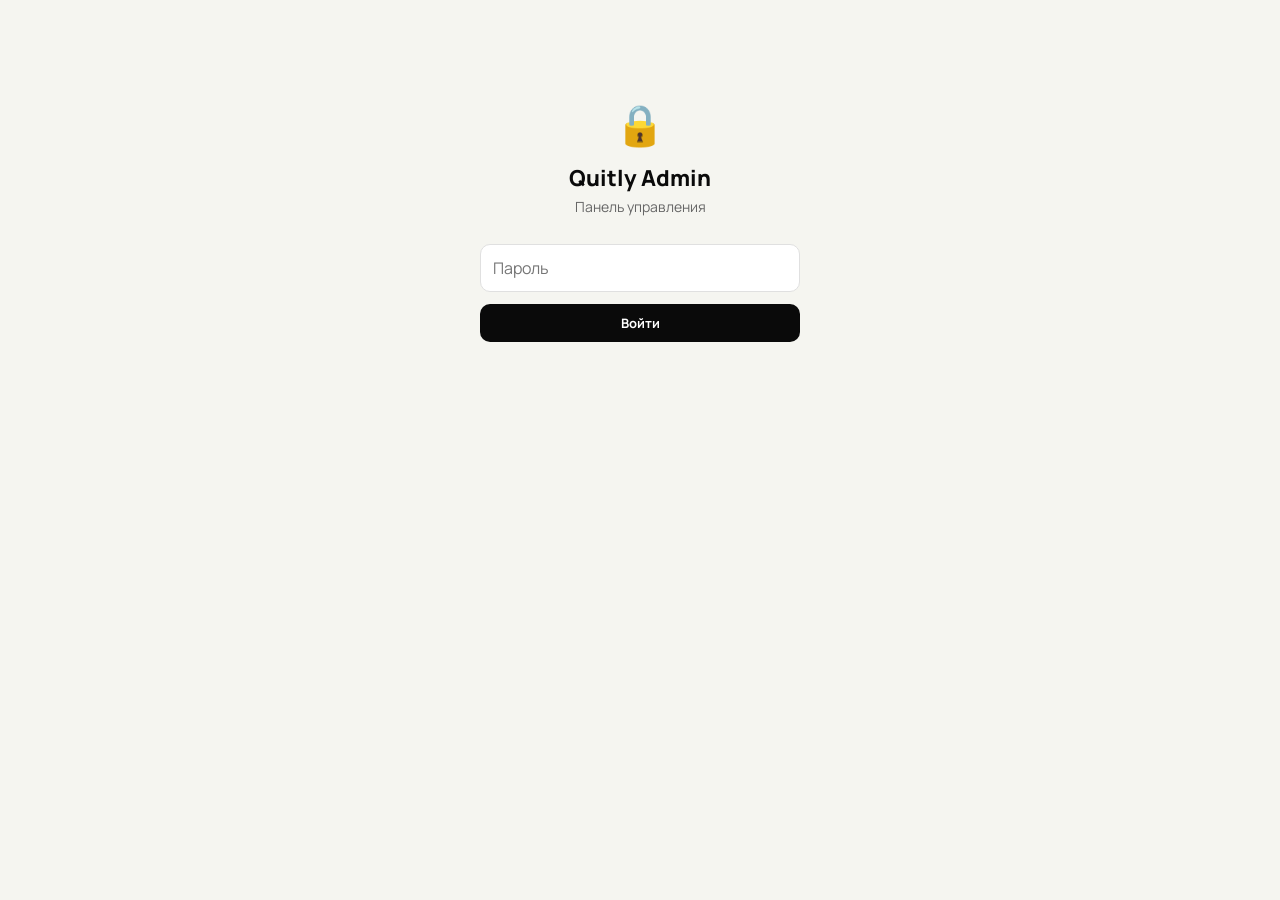
<file: admin.html>
<!DOCTYPE html>
<html lang="ru">
<head>
<meta charset="UTF-8">
<meta name="viewport" content="width=device-width,initial-scale=1">
<title>Quitly Admin</title>
<link href="https://fonts.googleapis.com/css2?family=Manrope:wght@400;600;700;800&display=swap" rel="stylesheet">
<style>
:root { --bg:#f5f5f0; --surface:#fff; --border:#e0e0e0; --text:#0a0a0a; --sub:#666; --green:#1a9e6b; --red:#d93025; --r:10px; }
*,*::before,*::after { box-sizing:border-box; margin:0; padding:0; }
body { font-family:'Manrope',system-ui,sans-serif; background:var(--bg); color:var(--text); font-size:14px; padding:16px; }
h1 { font-size:22px; font-weight:800; margin-bottom:4px; }
h2 { font-size:16px; font-weight:800; margin:24px 0 12px; padding-bottom:8px; border-bottom:1px solid var(--border); }
.login-wrap { max-width:320px; margin:80px auto; text-align:center; }
.login-wrap input { width:100%; padding:12px; border:1.5px solid var(--border); border-radius:var(--r); font-size:16px; font-family:inherit; margin:12px 0; }
.btn { display:inline-flex; align-items:center; justify-content:center; gap:6px; padding:10px 18px; border:none; border-radius:var(--r); font-family:inherit; font-size:13px; font-weight:700; cursor:pointer; }
.btn:active { opacity:.7; }
.btn-primary { background:var(--text); color:#fff; }
.btn-red { background:var(--red); color:#fff; }
.btn-green { background:var(--green); color:#fff; }
.btn-ghost { background:var(--surface); border:1px solid var(--border); color:var(--text); }
.btn-sm { padding:6px 12px; font-size:12px; }
table { width:100%; border-collapse:collapse; background:var(--surface); border-radius:var(--r); overflow:hidden; border:1px solid var(--border); }
th { text-align:left; padding:10px 12px; font-size:11px; font-weight:700; text-transform:uppercase; letter-spacing:.5px; color:var(--sub); background:var(--bg); border-bottom:1px solid var(--border); }
td { padding:8px 12px; border-bottom:1px solid var(--border); font-size:13px; vertical-align:middle; }
tr:last-child td { border-bottom:none; }
.badge { display:inline-block; padding:2px 8px; border-radius:4px; font-size:11px; font-weight:700; }
.badge-green { background:#edf7f3; color:var(--green); }
.badge-red { background:#fdecea; color:var(--red); }
.tabs { display:flex; gap:8px; margin-bottom:16px; }
.tab { padding:8px 16px; border-radius:20px; border:1.5px solid var(--border); background:none; font-family:inherit; font-size:13px; font-weight:700; color:var(--sub); cursor:pointer; }
.tab.on { background:var(--text); border-color:var(--text); color:#fff; }
.stat-row { display:flex; gap:12px; margin-bottom:16px; }
.stat-box { background:var(--surface); border:1px solid var(--border); border-radius:var(--r); padding:12px 16px; flex:1; }
.stat-val { font-size:20px; font-weight:800; }
.stat-lbl { font-size:11px; color:var(--sub); }
#admin { display:none; }
.toast { position:fixed; top:12px; left:50%; transform:translateX(-50%); background:var(--text); color:#fff; padding:10px 20px; border-radius:20px; font-size:13px; font-weight:600; z-index:99; animation:fadeIn .2s ease, fadeOut .2s ease 2s forwards; }
@keyframes fadeIn { from{opacity:0;transform:translateX(-50%) translateY(-8px)} to{opacity:1;transform:translateX(-50%)} }
@keyframes fadeOut { to{opacity:0;transform:translateX(-50%) translateY(-8px)} }
.empty { text-align:center; color:var(--sub); padding:24px; }
</style>
</head>
<body>

<div id="login" class="login-wrap">
  <div style="font-size:40px;margin-bottom:12px">&#x1f512;</div>
  <h1>Quitly Admin</h1>
  <p style="color:var(--sub);margin-bottom:16px">Панель управления</p>
  <input type="password" id="pwd" placeholder="Пароль" onkeydown="if(event.key==='Enter')tryLogin()">
  <button class="btn btn-primary" style="width:100%" onclick="tryLogin()">Войти</button>
</div>

<div id="admin">
  <div style="display:flex;justify-content:space-between;align-items:center;margin-bottom:8px">
    <h1>Quitly Admin</h1>
    <button class="btn btn-ghost btn-sm" onclick="location.reload()">Обновить</button>
  </div>
  <div class="stat-row" id="stats"></div>

  <div class="tabs">
    <button class="tab on" onclick="switchTab('users',this)">Пользователи</button>
    <button class="tab" onclick="switchTab('messages',this)">Сообщения</button>
    <button class="tab" onclick="switchTab('scheduled',this)">Рассылка</button>
  </div>

  <div id="panel-users"></div>
  <div id="panel-messages" style="display:none"></div>
  <div id="panel-scheduled" style="display:none"></div>
</div>

<script>
const SB_URL = 'https://xyvysloysykfaarupial.supabase.co';
const SB_KEY = 'eyJhbGciOiJIUzI1NiIsInR5cCI6IkpXVCJ9.eyJpc3MiOiJzdXBhYmFzZSIsInJlZiI6Inh5dnlzbG95c3lrZmFhcnVwaWFsIiwicm9sZSI6ImFub24iLCJpYXQiOjE3NzI5NzMxNjMsImV4cCI6MjA4ODU0OTE2M30.cFljP8F8zkvYqwZDHQnoRdny-YrgSH6EBnLM40QrFJk';
const HDR = { 'Content-Type':'application/json', 'apikey':SB_KEY, 'Authorization':'Bearer '+SB_KEY };
const ADMIN_PASS = 'quitly2024admin';

function toast(msg) {
  var t = document.createElement('div');
  t.className = 'toast'; t.textContent = msg;
  document.body.appendChild(t);
  setTimeout(function(){ t.remove(); }, 2500);
}

function tryLogin() {
  if (document.getElementById('pwd').value === ADMIN_PASS) {
    localStorage.setItem('ql_admin', '1');
    showAdmin();
  } else {
    toast('Неверный пароль');
  }
}

function showAdmin() {
  document.getElementById('login').style.display = 'none';
  document.getElementById('admin').style.display = 'block';
  loadAll();
}

if (localStorage.getItem('ql_admin') === '1') showAdmin();

async function sbGet(path) {
  var r = await fetch(SB_URL+'/rest/v1/'+path, { headers:HDR });
  return r.ok ? r.json() : [];
}

async function sbDelete(table, filter) {
  var r = await fetch(SB_URL+'/rest/v1/'+table+'?'+filter, { method:'DELETE', headers:HDR });
  return r.ok;
}

async function sbPatch(table, filter, data) {
  var r = await fetch(SB_URL+'/rest/v1/'+table+'?'+filter, {
    method:'PATCH', headers:{...HDR, 'Prefer':'return=minimal'}, body:JSON.stringify(data)
  });
  return r.ok;
}

var _users = [], _messages = [], _scheduled = [];

async function loadAll() {
  [_users, _messages, _scheduled] = await Promise.all([
    sbGet('quit_sessions?select=*&order=last_seen.desc'),
    sbGet('support_messages?select=*&order=created_at.desc&limit=100'),
    sbGet('scheduled_messages?select=*&order=send_at.asc&limit=200').catch(function(){ return []; })
  ]);
  renderStats();
  renderUsers();
  renderMessages();
  renderScheduled();
}

function renderStats() {
  var active = _users.filter(function(u){ return u.is_active; }).length;
  var banned = _users.filter(function(u){ return u.is_banned; }).length;
  document.getElementById('stats').innerHTML =
    '<div class="stat-box"><div class="stat-val">'+_users.length+'</div><div class="stat-lbl">Всего</div></div>' +
    '<div class="stat-box"><div class="stat-val" style="color:var(--green)">'+active+'</div><div class="stat-lbl">Активных</div></div>' +
    '<div class="stat-box"><div class="stat-val" style="color:var(--red)">'+banned+'</div><div class="stat-lbl">Забанено</div></div>' +
    '<div class="stat-box"><div class="stat-val">'+_messages.length+'</div><div class="stat-lbl">Сообщений</div></div>';
}

function renderUsers() {
  var el = document.getElementById('panel-users');
  if (!_users.length) { el.innerHTML = '<div class="empty">Нет пользователей</div>'; return; }
  el.innerHTML = '<table><thead><tr><th>Имя</th><th>TG</th><th>Статус</th><th>Последний визит</th><th></th></tr></thead><tbody>' +
    _users.map(function(u){
      var banned = u.is_banned;
      var lastSeen = u.last_seen ? new Date(u.last_seen).toLocaleString('ru') : '—';
      return '<tr>' +
        '<td><strong>'+escHtml(u.display_name||'—')+'</strong></td>' +
        '<td style="color:var(--sub)">'+escHtml(u.tg_handle||u.tg_id||'—')+'</td>' +
        '<td>'+(banned ? '<span class="badge badge-red">Бан</span>' : u.is_active ? '<span class="badge badge-green">Актив</span>' : '<span class="badge" style="background:#eee;color:#999">Неактив</span>')+'</td>' +
        '<td style="color:var(--sub);font-size:12px">'+lastSeen+'</td>' +
        '<td style="text-align:right">' +
          (banned
            ? '<button class="btn btn-green btn-sm" onclick="unbanUser(\''+u.tg_id+'\')">Разбанить</button>'
            : '<button class="btn btn-red btn-sm" onclick="banUser(\''+u.tg_id+'\')">Забанить</button>') +
          ' <button class="btn btn-ghost btn-sm" onclick="deactivateUser(\''+u.tg_id+'\')">Деактив</button>' +
        '</td></tr>';
    }).join('') + '</tbody></table>';
}

function renderMessages() {
  var el = document.getElementById('panel-messages');
  if (!_messages.length) { el.innerHTML = '<div class="empty">Нет сообщений</div>'; return; }
  el.innerHTML = '<table><thead><tr><th>От</th><th>Кому</th><th>Сообщение</th><th>Дата</th><th></th></tr></thead><tbody>' +
    _messages.map(function(m){
      var date = m.created_at ? new Date(m.created_at).toLocaleString('ru') : '—';
      return '<tr>' +
        '<td>'+escHtml(m.from_name||'—')+'</td>' +
        '<td>'+escHtml(m.to_name||'—')+'</td>' +
        '<td style="max-width:300px;overflow:hidden;text-overflow:ellipsis;white-space:nowrap">'+escHtml(m.message||'')+'</td>' +
        '<td style="color:var(--sub);font-size:12px">'+date+'</td>' +
        '<td><button class="btn btn-red btn-sm" onclick="deleteMsg(\''+m.id+'\')">Удалить</button></td>' +
      '</tr>';
    }).join('') + '</tbody></table>';
}

function renderScheduled() {
  var el = document.getElementById('panel-scheduled');
  if (!_scheduled.length) { el.innerHTML = '<div class="empty">Нет запланированных сообщений.<br><br><span style="font-size:12px;color:var(--sub)">Таблица scheduled_messages будет заполняться автоматически при регистрации пользователей через бота.</span></div>'; return; }
  el.innerHTML = '<table><thead><tr><th>Chat ID</th><th>Тип</th><th>Отправка</th><th>Статус</th></tr></thead><tbody>' +
    _scheduled.map(function(s){
      var date = s.send_at ? new Date(s.send_at).toLocaleString('ru') : '—';
      return '<tr>' +
        '<td>'+escHtml(String(s.chat_id||''))+'</td>' +
        '<td>'+escHtml(s.message_type||'—')+'</td>' +
        '<td style="color:var(--sub);font-size:12px">'+date+'</td>' +
        '<td>'+(s.sent ? '<span class="badge badge-green">Отправлено</span>' : '<span class="badge" style="background:#fff8e1;color:#b85c00">Ожидает</span>')+'</td>' +
      '</tr>';
    }).join('') + '</tbody></table>';
}

async function banUser(tgId) {
  if (!confirm('Забанить пользователя? Он не будет отображаться в ленте.')) return;
  var ok = await sbPatch('quit_sessions', 'tg_id=eq.'+tgId, { is_banned:true });
  toast(ok ? 'Забанен' : 'Ошибка (колонка is_banned может отсутствовать в БД)');
  loadAll();
}

async function unbanUser(tgId) {
  var ok = await sbPatch('quit_sessions', 'tg_id=eq.'+tgId, { is_banned:false });
  toast(ok ? 'Разбанен' : 'Ошибка');
  loadAll();
}

async function deactivateUser(tgId) {
  if (!confirm('Деактивировать сессию пользователя?')) return;
  var ok = await sbPatch('quit_sessions', 'tg_id=eq.'+tgId, { is_active:false });
  toast(ok ? 'Деактивирован' : 'Ошибка');
  loadAll();
}

async function deleteMsg(id) {
  if (!confirm('Удалить сообщение?')) return;
  var ok = await sbDelete('support_messages', 'id=eq.'+id);
  toast(ok ? 'Удалено' : 'Ошибка');
  loadAll();
}

function switchTab(name, btn) {
  document.querySelectorAll('.tab').forEach(function(t){ t.classList.remove('on'); });
  btn.classList.add('on');
  ['users','messages','scheduled'].forEach(function(n){
    document.getElementById('panel-'+n).style.display = n===name ? 'block' : 'none';
  });
}

function escHtml(s) {
  var d = document.createElement('div');
  d.textContent = s;
  return d.innerHTML;
}
</script>
</body>
</html>
</file>
